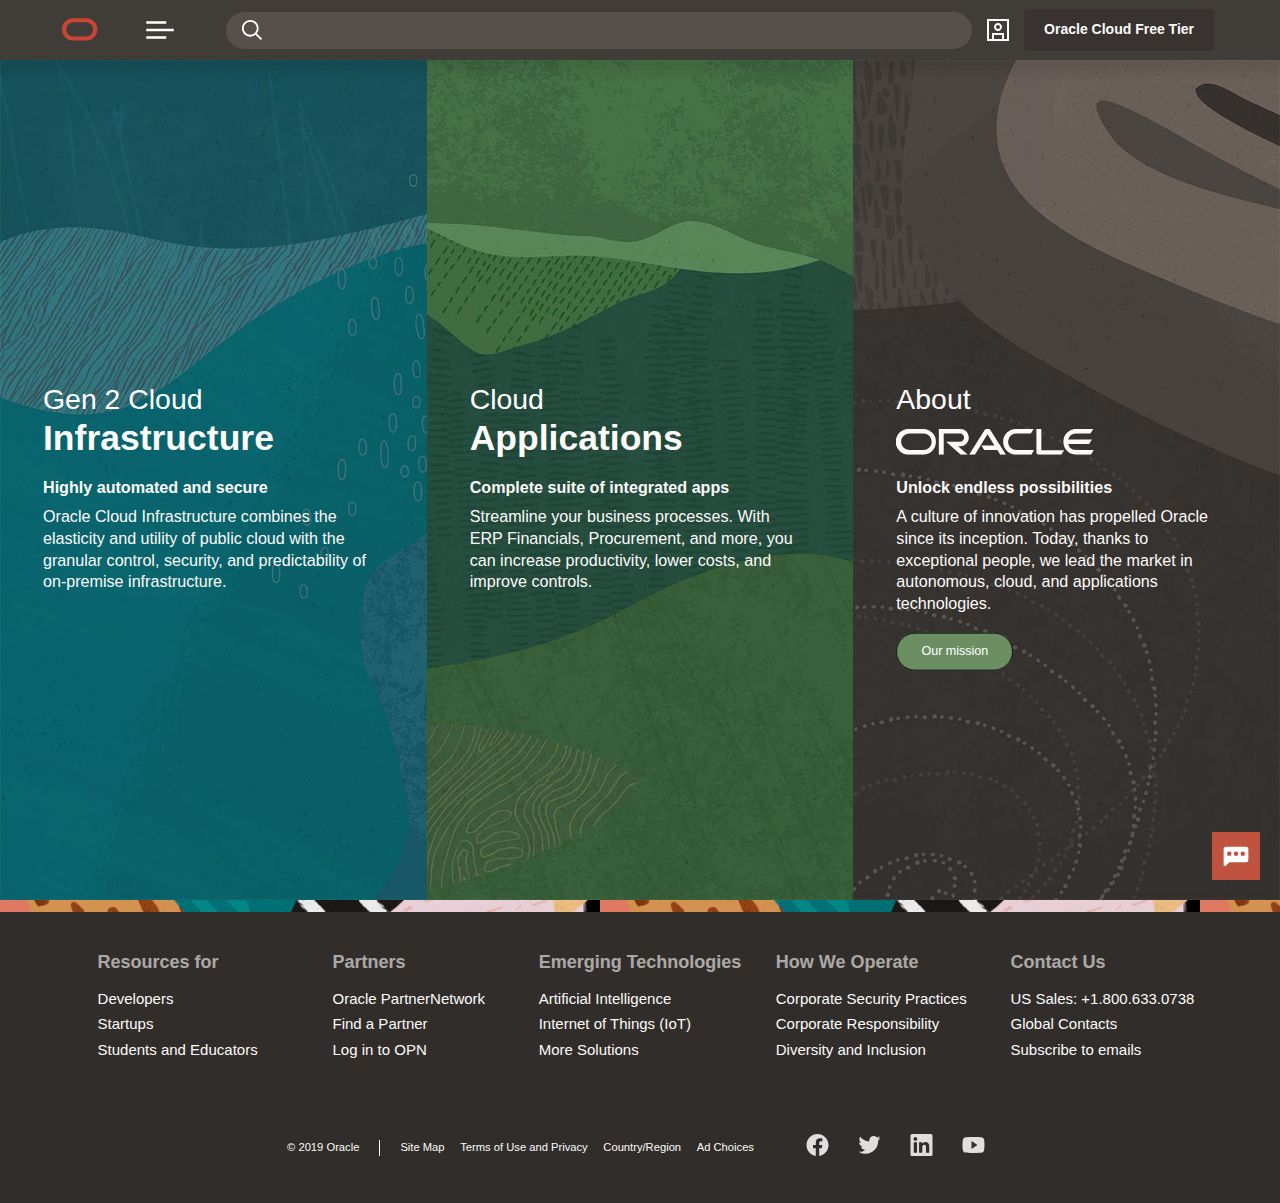
<file: static/web/scripts-auth-enabled/index.html>
<!DOCTYPE html>
<html lang="en-US" class="no-js">

<head>
    <meta charset="utf-8">
    <title>Oracle | Integrated Cloud Applications and Platform Services</title>
    <meta name="Title" content="Oracle | Integrated Cloud Applications and Platform Services">
    <meta name="Description"
        content="Oracle offers a comprehensive and fully integrated stack of cloud applications and platform services.">
    <meta name="viewport" content="width=device-width, initial-scale=1">
    <link rel="shortcut icon" href="../common/images/favicon.ico">
    <link rel="stylesheet" href="../common/styles/redwood-base.css">
    <script src="scripts/settings.js" defer></script>
    <script src="scripts/web-sdk.js" onload="initSdk('Bots')" defer></script>
</head>

<body class="f20 f20v0 f20home" style="opacity:0">
    <div class="f20w1">
        <section class="u28 u28v0">
            <div class="u28w1">
                <div class="cwidth">
                    <div class="u28s1">
                        <a class="u28home rw-logo" tabindex=1>Home</a>
                        <a class="u28ham" tabindex=2>Menu</a>
                    </div>
                    <div class="u28s2">
                        <div class="u28w2">
                            <form name="askoracle" class="askoracle">
                                <div class="u28w3">
                                    <a class="u28logo rw-logo"><span>Oracle</span></a>
                                    <a class="u28-back rw-cv-left"><span>Back</span></a>
                                    <a class="u28-searchicon"><span>Search</span></a>
                                    <span class="u28input">
                                        <input id="askoracleinput" placeholder="Ask" autocomplete="off" role="combobox"
                                            aria-label="Search Oracle.com" tabindex=3>
                                        <span class="u28-microphone rw-microphone">
                                            <span>Search by voice</span>
                                        </span>
                                        <span class="u28submit icn-search">
                                            <input class="u28searchbttn" tabindex="0" type="submit"
                                                value="Submit Search">
                                        </span>
                                    </span>
                                </div>
                            </form>
                        </div>
                        <div class="u28-profile">
                            <a class="u28prof" tabindex=4><span>Sign In</span></a>
                            <div class="u28-profilew1">
                                <span class="u28actbck u28back">Back</span>
                                <span class="u28acttitle">ORACLE ACCOUNT</span>
                                <ul class="u28l-out">
                                    <li><a data-lbl="profile:sign-in-account" class="u28btn1">Sign-In</a></li>
                                    <li><a data-lbl="profile:create-account" class="u28btn2">Create an Account</a></li>
                                </ul>
                                <ul class="u28l-in">
                                    <li><a data-lbl="help">Help</a></li>
                                    <li><a id="u28pfile-sout" data-lbl="signout">Sign Out</a></li>
                                </ul>
                                <div class="u28-profilew2">
                                    <span class="u28acttitle">CLOUD ACCOUNT</span>
                                    <a class="u28cloudbg">Sign in to Cloud</a>
                                </div>
                            </div>
                        </div>
                    </div>
                    <div class="u28s3">
                        <a data-lbl="cloud-free-tier" class="u28b1" tabindex=5>Oracle Cloud Free Tier</a>
                    </div>
                </div>
            </div>
        </section>
        <section class="rh02 rh02v0 pghero">
            <div class="rh02w1">
                <div class="rh02panel rh02p1">
                    <div class="rh02w2 darktheme">
                        <div class="rh02w3">
                            <button class="rh02-pcontent">
                                <h2 class="rh02-ttl">Gen 2 Cloud <b>Infrastructure</b></h2>
                                <div class="rh02-sub">Highly automated and secure</div>
                                <div class="rh02-leadin">
                                    <p>Oracle Cloud Infrastructure combines the elasticity and utility of public cloud
                                        with the granular control, security, and predictability of on-premise
                                        infrastructure.
                                    </p>
                                </div>
                            </button>
                        </div>
                    </div>
                </div>
                <div class="rh02panel rh02p2">
                    <div class="rh02w2 darktheme">
                        <div class="rh02w3">
                            <button class="rh02-pcontent">
                                <h2 class="rh02-ttl">Cloud <b>Applications</b></h2>
                                <div class="rh02-sub">Complete suite of integrated apps</div>
                                <div class="rh02-leadin">
                                    <p>Streamline your business processes. With ERP Financials, Procurement, and more,
                                        you can increase productivity, lower costs, and improve controls.
                                    </p>
                                </div>
                            </button>
                        </div>
                    </div>
                </div>
                <div class="rh02panel rh02p3 rh02carousel">
                    <div class="rh02w2 darktheme">
                        <div class="rh02w3">
                            <div class="rh02-pcontent">
                                <h2 class="rh02-ttl">About <b class="ologo">Oracle</b></h2>
                                <div class="rh02-sub">Unlock endless possibilities</div>
                                <div class="rh02-leadin">
                                    <p>A culture of innovation has propelled Oracle since its inception. Today, thanks
                                        to exceptional people, we lead the market in autonomous, cloud, and applications
                                        technologies.
                                    </p>
                                </div>
                                <div class="rh02-cta">
                                    <div class="obttns">
                                        <div class="obttn1"><a>Our mission</a></div>
                                    </div>
                                </div>
                            </div>
                        </div>
                    </div>
                </div>
            </div>
        </section>
        <div class="u10 u10v6">
            <div class="u10w1">
                <div class="u10w2">
                    <div class="u10w3">
                        <h5>Resources for</h5>
                        <ul>
                            <li><a>Developers</a></li>
                            <li><a>Startups</a></li>
                            <li><a>Students and Educators</a></li>
                        </ul>
                    </div>
                </div>
                <div class="u10w2">
                    <div class="u10w3">
                        <h5>Partners</h5>
                        <ul>
                            <li><a>Oracle PartnerNetwork</a></li>
                            <li><a>Find a Partner</a></li>
                            <li><a>Log in to OPN</a></li>
                        </ul>
                    </div>
                </div>
                <div class="u10w2">
                    <div class="u10w3">
                        <h5>Emerging Technologies</h5>
                        <ul>
                            <li><a>Artificial Intelligence</a></li>
                            <li><a>Internet of Things (IoT)</a></li>
                            <li><a>More Solutions</a></li>
                        </ul>
                    </div>
                </div>
                <div class="u10w2">
                    <div class="u10w3">
                        <h5>How We Operate</h5>
                        <ul>
                            <li><a>Corporate Security Practices</a></li>
                            <li><a>Corporate Responsibility</a></li>
                            <li><a>Diversity and Inclusion</a></li>
                        </ul>
                    </div>
                </div>
                <div class="u10w2">
                    <div class="u10w3">
                        <h5>Contact Us</h5>
                        <ul>
                            <li><a>US Sales: +1.800.633.0738</a></li>
                            <li><a>Global Contacts</a></li>
                            <li><a>Subscribe to emails</a></li>
                        </ul>
                    </div>
                </div>
                <div class="u10w4">
                    <hr />
                </div>
                <div class="u10w5">
                    <ul class="scl-icons">
                        <li class="scl-facebook"><a title="Oracle on Facebook">Facebook</a>
                        </li>
                        <li class="scl-twitter"><a title="Follow Oracle on Twitter">Twitter</a>
                        </li>
                        <li class="scl-linkedin"><a title="Oracle on LinkedIn">LinkedIn</a>
                        </li>
                        <li class="scl-youtube"><a title="Watch Oracle on YouTube">YouTube</a>
                        </li>
                    </ul>
                    <div class="u10-ologo"><a>Oracle</a>
                    </div>
                    <h3>Integrated Cloud Applications &amp; Platform Services</h3>
                    <ul class="u10-links">
                        <li><a>&copy; 2019 Oracle</a></li>
                        <li><a>Site Map</a></li>
                        <li><a>Terms of Use and Privacy</a></li>
                        <li class="u10mtool"><a class="u10ticon u10regn">Country/Region</a></li>
                        <li>
                            <div></div>
                        </li>
                        <li><a>Ad Choices</a></li>
                    </ul>
                </div>
            </div>
        </div>
    </div>
</body>

</html>
</file>
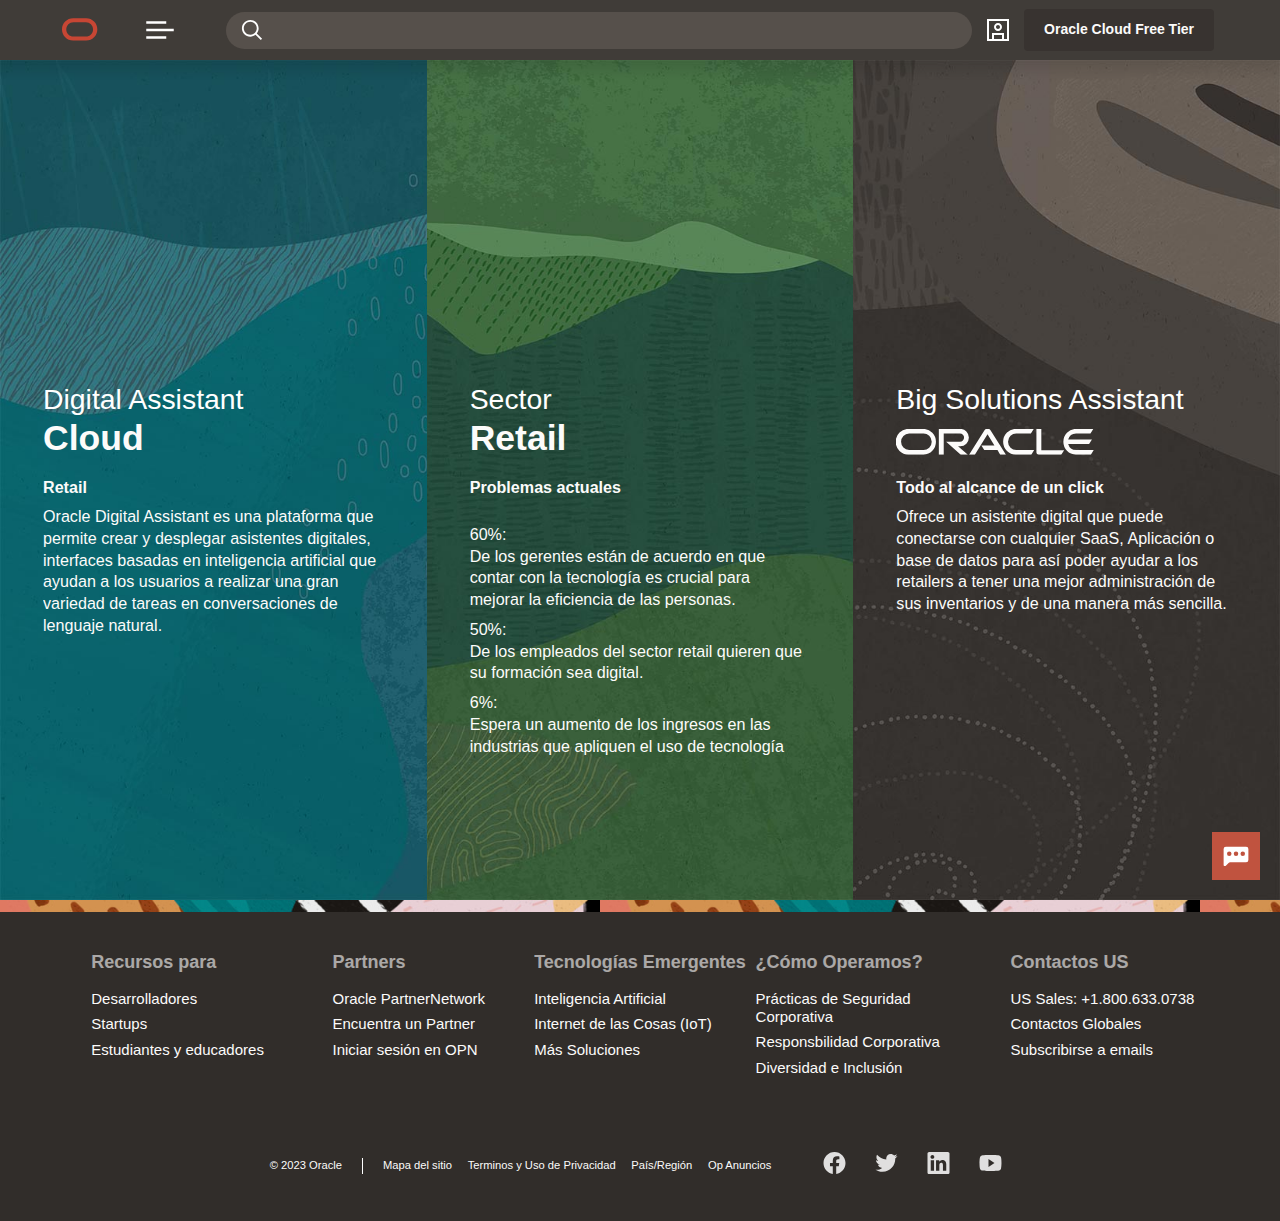
<file: static/web/scripts-auth-disabled/index_2.html>
<!DOCTYPE html>
<html lang="en-US" class="no-js">

<head>
    <meta charset="utf-8">
    <title>Oracle | Digital Assistant Cloud</title>
    <meta name="Title" content="Oracle | Digital Assistant Cloud">
    <meta name="Description"
        content="Oracle offers a comprehensive and fully integrated stack of cloud applications and platform services.">
    <meta name="viewport" content="width=device-width, initial-scale=1">
    <link rel="shortcut icon" href="../common/images/favicon.ico">
    <link rel="stylesheet" href="../common/styles/redwood-base.css">
    <script src="scripts/settings.js" defer></script>
    <script src="scripts/web-sdk.js" onload="initSdk('Bots')" defer></script>
</head>

<body class="f20 f20v0 f20home" style="opacity:0">
    <div class="f20w1">
        <section class="u28 u28v0">
            <div class="u28w1">
                <div class="cwidth">
                    <div class="u28s1">
                        <a class="u28home rw-logo" tabindex=1>Home</a>
                        <a class="u28ham" tabindex=2>Menu</a>
                    </div>
                    <div class="u28s2">
                        <div class="u28w2">
                            <form name="askoracle" class="askoracle">
                                <div class="u28w3">
                                    <a class="u28logo rw-logo"><span>Oracle</span></a>
                                    <a class="u28-back rw-cv-left"><span>Regresar</span></a>
                                    <a class="u28-searchicon"><span>Buscador</span></a>
                                    <span class="u28input">
                                        <input id="askoracleinput" placeholder="Ask" autocomplete="off" role="combobox"
                                            aria-label="Search Oracle.com" tabindex=3>
                                        <span class="u28-microphone rw-microphone">
                                            <span>Buscador por Voz</span>
                                        </span>
                                        <span class="u28submit icn-search">
                                            <input class="u28searchbttn" tabindex="0" type="submit"
                                                value="Submit Search">
                                        </span>
                                    </span>
                                </div>
                            </form>
                        </div>
                        <div class="u28-profile">
                            <a class="u28prof" tabindex=4><span>Iniciar Sesión</span></a>
                            <div class="u28-profilew1">
                                <span class="u28actbck u28back">Regresar</span>
                                <span class="u28acttitle">ORACLE ACCOUNT</span>
                                <ul class="u28l-out">
                                    <li><a data-lbl="profile:sign-in-account" class="u28btn1">Sign-In</a></li>
                                    <li><a data-lbl="profile:create-account" class="u28btn2">Crear una Cuenta</a></li>
                                </ul>
                                <ul class="u28l-in">
                                    <li><a data-lbl="help">Ayuda</a></li>
                                    <li><a id="u28pfile-sout" data-lbl="signout">Iniciar Sesión</a></li>
                                </ul>
                                <div class="u28-profilew2">
                                    <span class="u28acttitle">CUENTA CLOUD</span>
                                    <a class="u28cloudbg">Iniciar Sesión en la Nube</a>
                                </div>
                            </div>
                        </div>
                    </div>
                    <div class="u28s3">
                        <a data-lbl="cloud-free-tier" class="u28b1" tabindex=5>Oracle Cloud Free Tier</a>
                    </div>
                </div>
            </div>
        </section>
        <section class="rh02 rh02v0 pghero">
            <div class="rh02w1">
                <div class="rh02panel rh02p1">
                    <div class="rh02w2 darktheme">
                        <div class="rh02w3">
                            <button class="rh02-pcontent">
                                <h2 class="rh02-ttl">Digital Assistant<b>Cloud</b></h2>
                                <div class="rh02-sub">Retail</div>
                                <div class="rh02-leadin">
                                    <p>Oracle Digital Assistant es una plataforma que permite 
                                        crear y desplegar asistentes digitales, interfaces basadas
                                        en inteligencia artificial que ayudan a los usuarios a realizar 
                                        una gran variedad de tareas en conversaciones de lenguaje natural.
                                    </p>
                                </div>
                            </button>
                        </div>
                    </div>
                </div>
                <div class="rh02panel rh02p2">
                    <div class="rh02w2 darktheme">
                        <div class="rh02w3">
                            <button class="rh02-pcontent">
                                <h2 class="rh02-ttl">Sector<b>Retail</b></h2>
                                <div class="rh02-sub">Problemas actuales</div>
                                <div class="rh02-leadin">
                                    <p>
                                        <dl>
                                        <dt>60%: </dt>   
                                        <dd>De los gerentes están de acuerdo en que contar con la tecnología es crucial para mejorar la eficiencia de las personas.</dd>
                                        <dt>50%: </dt>
                                        <dd>De los empleados del sector retail quieren que su formación sea digital.</dd>
                                        <dt>6%: </dt>
                                        <dd>Espera un aumento de los ingresos en las industrias que apliquen el uso de tecnología</dd>
                                      </dl>
                                    </p>
                                </div>
                            </button>
                        </div>
                    </div>
                </div>
                <div class="rh02panel rh02p3 rh02carousel">
                    <div class="rh02w2 darktheme">
                        <div class="rh02w3">
                            <div class="rh02-pcontent">
                                <h2 class="rh02-ttl">Big Solutions Assistant<b class="ologo">Oracle</b></h2>
                                <div class="rh02-sub">Todo al alcance de un click</div>
                                <div class="rh02-leadin">
                                    <p>Ofrece un asistente digital que puede conectarse con cualquier SaaS, Aplicación o base de datos 
                                        para así poder ayudar a los retailers a tener una mejor administración de sus inventarios y de 
                                        una manera más sencilla. 
                                    </p>
                                </div>
                                <div class="rh02-cta">
                                </div>
                            </div>
                        </div>
                    </div>
                </div>
            </div>
        </section>
        <div class="u10 u10v6">
            <div class="u10w1">
                <div class="u10w2">
                    <div class="u10w3">
                        <h5>Recursos para</h5>
                        <ul>
                            <li><a>Desarrolladores</a></li>
                            <li><a>Startups</a></li>
                            <li><a>Estudiantes y educadores</a></li>
                        </ul>
                    </div>
                </div>
                <div class="u10w2">
                    <div class="u10w3">
                        <h5>Partners</h5>
                        <ul>
                            <li><a>Oracle PartnerNetwork</a></li>
                            <li><a>Encuentra un Partner</a></li>
                            <li><a>Iniciar sesión en OPN</a></li>
                        </ul>
                    </div>
                </div>
                <div class="u10w2">
                    <div class="u10w3">
                        <h5>Tecnologías Emergentes</h5>
                        <ul>
                            <li><a>Inteligencia Artificial</a></li>
                            <li><a>Internet de las Cosas (IoT)</a></li>
                            <li><a>Más Soluciones</a></li>
                        </ul>
                    </div>
                </div>
                <div class="u10w2">
                    <div class="u10w3">
                        <h5>¿Cómo Operamos?</h5>
                        <ul>
                            <li><a>Prácticas de Seguridad Corporativa</a></li>
                            <li><a>Responsbilidad Corporativa</a></li>
                            <li><a>Diversidad e Inclusión</a></li>
                        </ul>
                    </div>
                </div>
                <div class="u10w2">
                    <div class="u10w3">
                        <h5>Contactos US</h5>
                        <ul>
                            <li><a>US Sales: +1.800.633.0738</a></li>
                            <li><a>Contactos Globales</a></li>
                            <li><a>Subscribirse a emails</a></li>
                        </ul>
                    </div>
                </div>
                <div class="u10w4">
                    <hr />
                </div>
                <div class="u10w5">
                    <ul class="scl-icons">
                        <li class="scl-facebook"><a title="Oracle on Facebook">Facebook</a>
                        </li>
                        <li class="scl-twitter"><a title="Follow Oracle on Twitter">Twitter</a>
                        </li>
                        <li class="scl-linkedin"><a title="Oracle on LinkedIn">LinkedIn</a>
                        </li>
                        <li class="scl-youtube"><a title="Watch Oracle on YouTube">YouTube</a>
                        </li>
                    </ul>
                    <div class="u10-ologo"><a>Oracle</a>
                    </div>
                    <h3>Digital Assistant &amp; Cloud</h3>
                    <ul class="u10-links">
                        <li><a>&copy; 2023 Oracle</a></li>
                        <li><a>Mapa del sitio</a></li>
                        <li><a>Terminos y Uso de Privacidad</a></li>
                        <li class="u10mtool"><a class="u10ticon u10regn">País/Región</a></li>
                        <li>
                            <div></div>
                        </li>
                        <li><a>Op Anuncios</a></li>
                    </ul>
                </div>
            </div>
        </div>
    </div>
</body>
</html>
</file>
